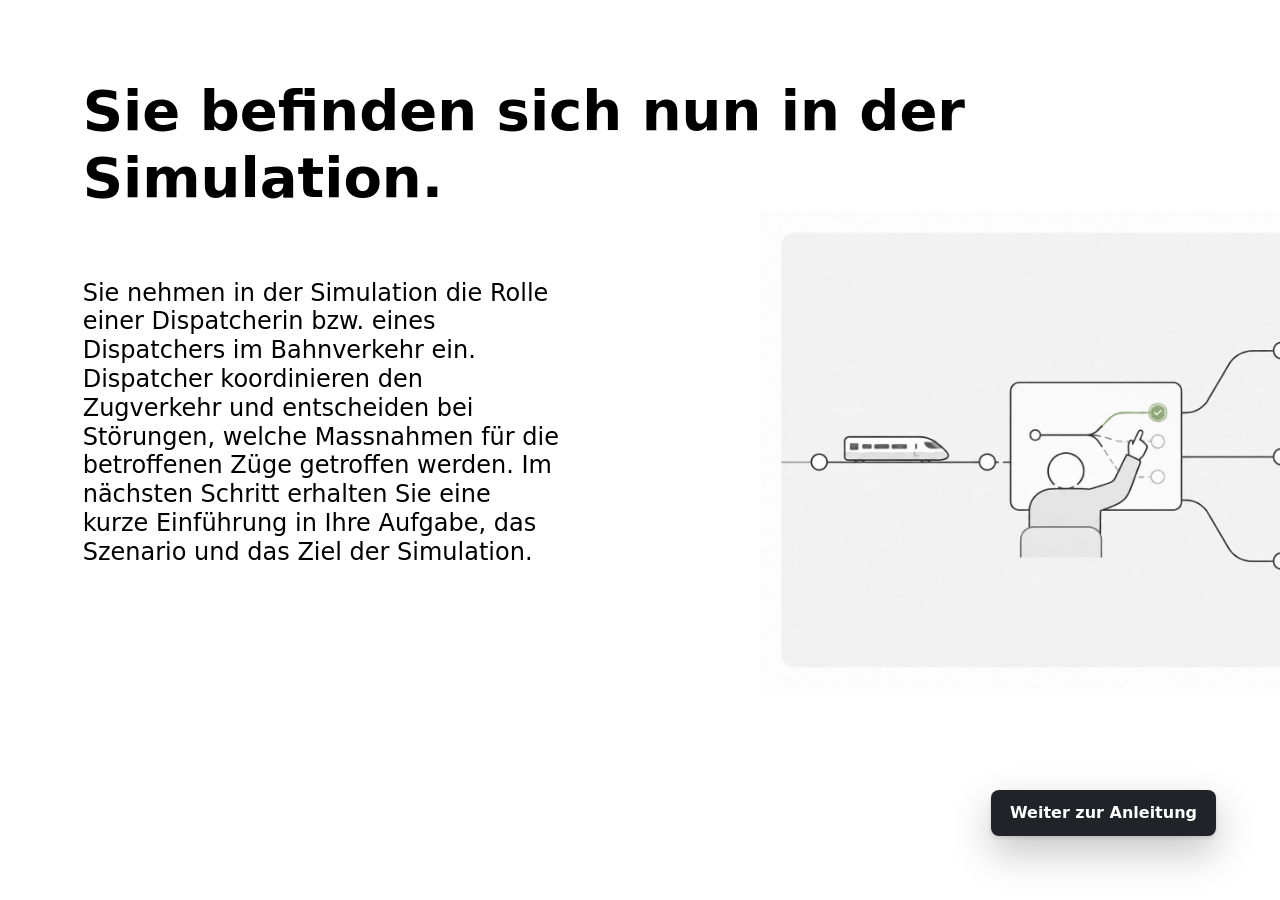
<file: index.html>
<!doctype html>
<html lang="de">
  <head>
    <meta charset="UTF-8" />
    <meta name="viewport" content="width=device-width, initial-scale=1.0" />
    <title>Mode 1</title>
    <link rel="stylesheet" href="css/style.css" />
    <script src="js/script.js" defer></script>
  </head>
  <body>
    <div id="root"></div>
  </body>
</html>
</file>
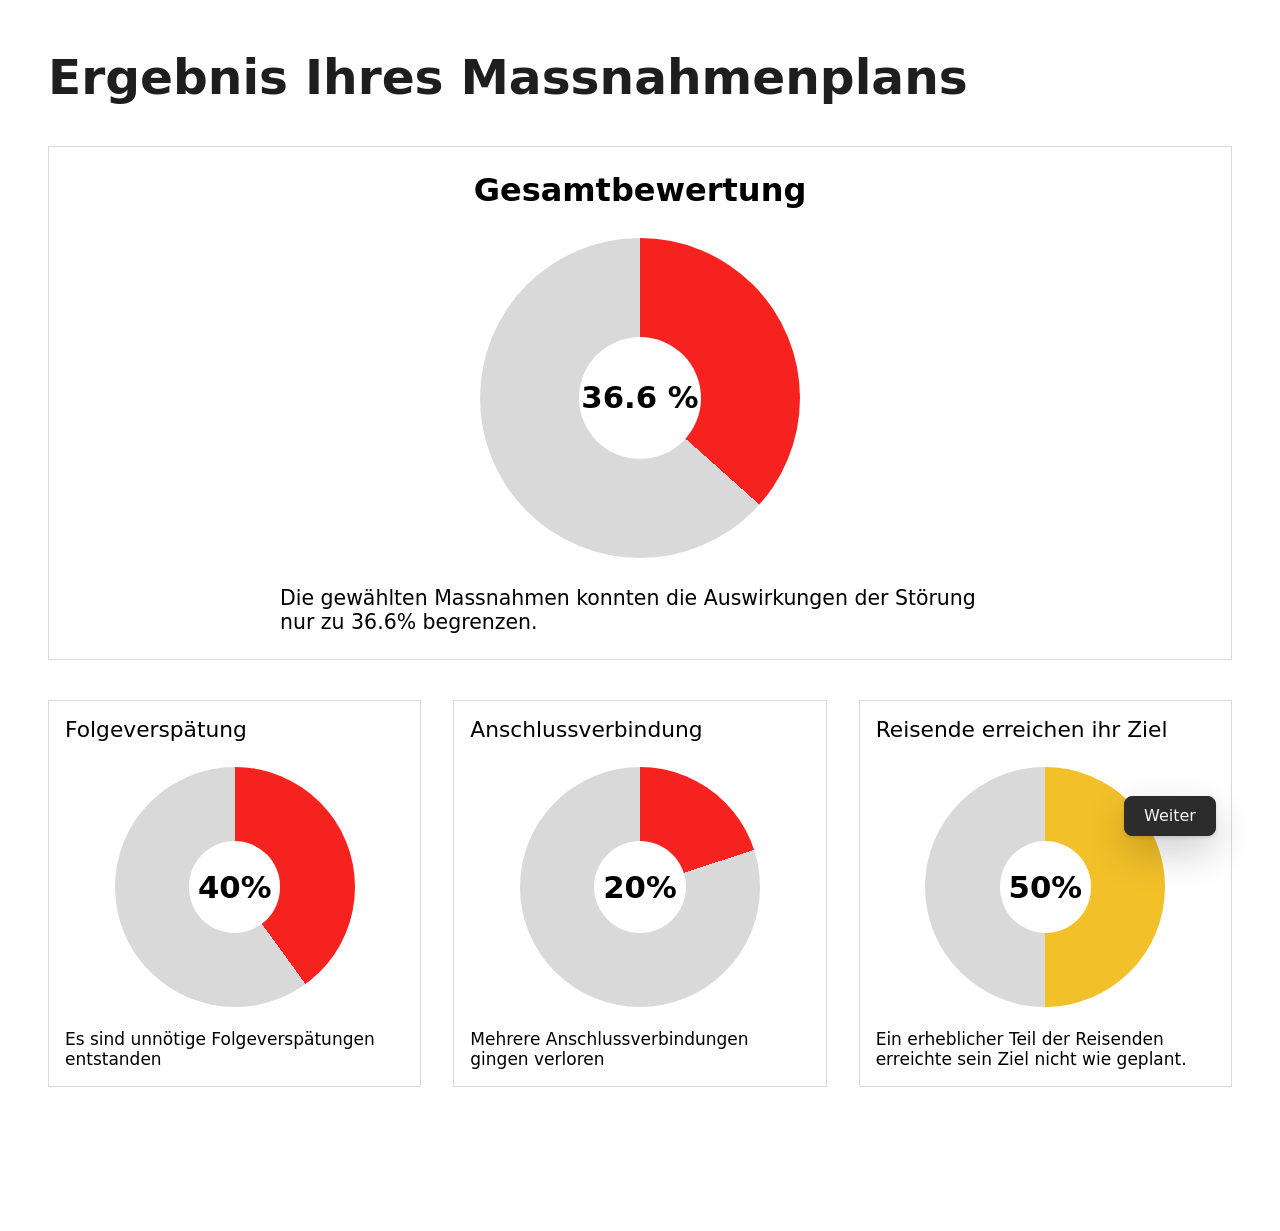
<file: ergebnis.html>
<!doctype html>
<html lang="de">
  <head>
    <meta charset="UTF-8" />
    <meta name="viewport" content="width=device-width, initial-scale=1.0" />
    <title>Mode 1</title>
    <link rel="stylesheet" href="css/style.css" />
    <script src="js/script.js" defer></script>
  </head>
  <body>
    <div id="root" data-start-screen="plan-result"></div>
  </body>
</html>
</file>
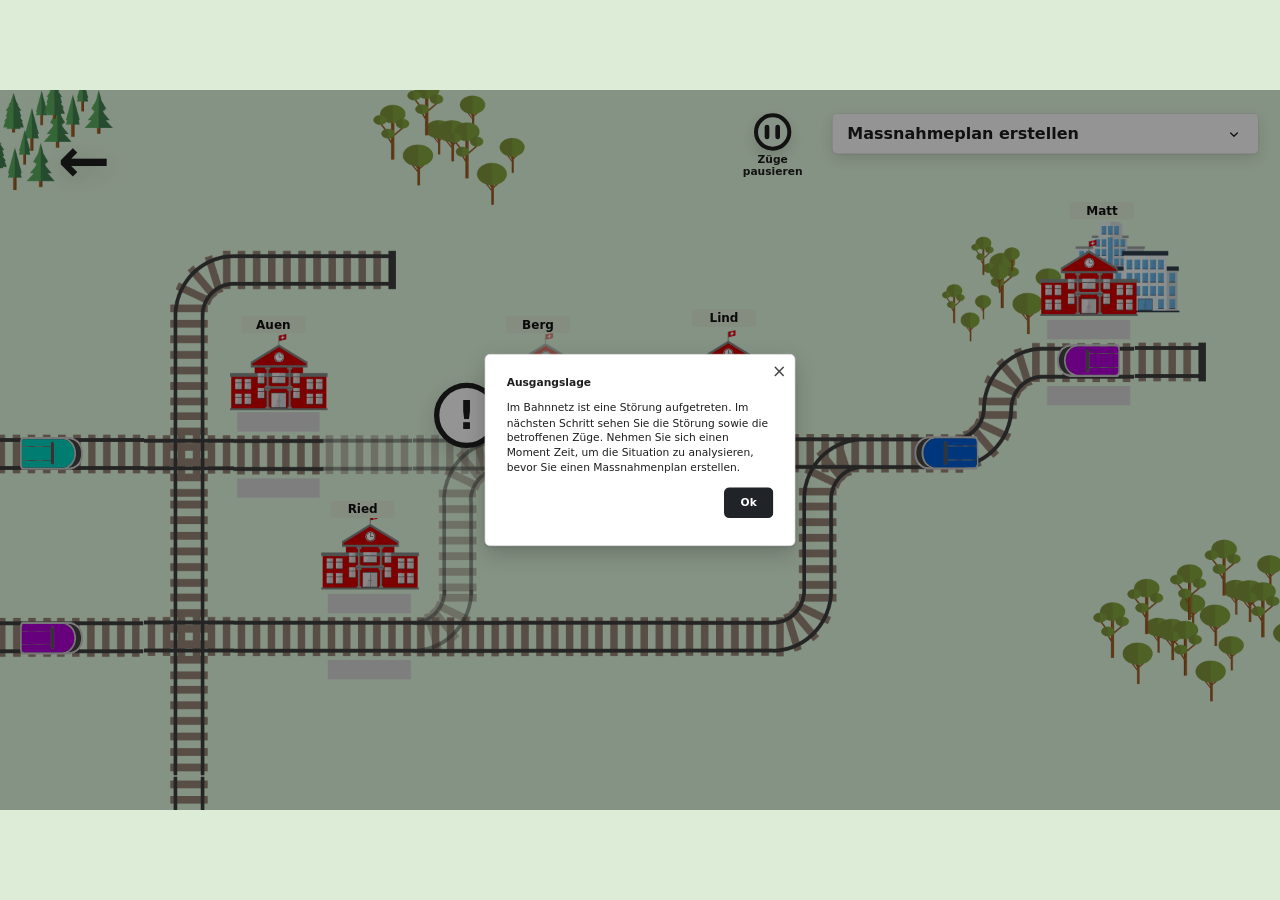
<file: seite2.html>
<!doctype html>
<html lang="de">
  <head>
    <meta charset="UTF-8" />
    <meta name="viewport" content="width=device-width, initial-scale=1.0" />
    <title>Mode 1</title>
    <link rel="stylesheet" href="css/style.css" />
    <script src="js/script.js" defer></script>
  </head>
  <body>
    <div id="root" data-start-screen="game"></div>
  </body>
</html>
</file>
<file: css/style.css>
:root {
  color: #202327;
  font-family:
    Inter, ui-sans-serif, system-ui, -apple-system, BlinkMacSystemFont, "Segoe UI",
    sans-serif;
  font-synthesis: none;
  line-height: 1.5;
  text-rendering: optimizeLegibility;
}

html {
  min-width: 320px;
  min-height: 100%;
}

* {
  box-sizing: border-box;
}

body {
  margin: 0;
  min-width: 320px;
  min-height: 100vh;
  background: #eef2ef;
  overflow-x: hidden;
}

button,
input {
  font: inherit;
}

button {
  cursor: pointer;
}

button:disabled {
  cursor: not-allowed;
}

img {
  max-width: 100%;
}

#root {
  min-height: 100vh;
}

.welcome-screen {
  position: relative;
  min-height: 100vh;
  overflow: hidden;
  background: #ffffff;
  color: #000000;
}

.welcome-copy {
  position: absolute;
  top: clamp(72px, 8.52vh, 92px);
  left: clamp(56px, 6.46vw, 124px);
  z-index: 2;
  width: min(73.18vw, 1405px);
}

.welcome-copy h1 {
  max-width: 1405px;
  margin: 0 0 clamp(56px, 7.5vh, 81px);
  font-size: clamp(56px, 3.75vw, 72px);
  font-weight: 700;
  letter-spacing: 0;
  line-height: 1.2;
}

.welcome-text {
  display: grid;
  gap: 38px;
  width: min(37.35vw, 717px);
  font-size: clamp(24px, 1.67vw, 32px);
  font-weight: 400;
  line-height: 1.2;
}

.welcome-text p {
  margin: 0;
}

.welcome-visual-panel {
  position: absolute;
  top: 50%;
  left: clamp(760px, 46.77vw, 898px);
  width: min(49.84vw, 957px);
  height: min(66.48vh, 718px);
  overflow: visible;
  background: transparent;
  transform: translateY(-50%);
}

.welcome-map-image {
  display: block;
  width: 100%;
  height: 100%;
  object-fit: contain;
  object-position: center;
}

.welcome-continue {
  position: absolute;
  right: clamp(48px, 5.78vw, 111px);
  bottom: clamp(40px, 6.2vh, 67px);
  z-index: 3;
  width: 188px;
  min-height: 63px;
  padding: 12px 18px;
  white-space: nowrap;
}

.instruction-screen {
  position: relative;
  min-height: 1080px;
  overflow: hidden;
  background: #ffffff;
  color: #000000;
}

.instruction-trains {
  display: flex;
  min-height: 2320px;
  flex-direction: column;
  overflow: auto;
  padding: 60px clamp(40px, 17.9vw, 344px) 144px;
}

.instruction-trains .instruction-title,
.instruction-trains .instruction-stepper,
.instruction-trains .guide-card-grid,
.instruction-trains .instruction-section-title {
  position: relative;
  top: auto;
  left: auto;
  right: auto;
  bottom: auto;
}

.instruction-title {
  position: absolute;
  top: 31px;
  left: 348px;
  width: 710px;
  height: 129px;
  margin: 0;
  align-content: center;
  font-size: 48px;
  font-weight: 700;
  letter-spacing: 0;
  line-height: 1.2;
}

.instruction-trains .instruction-title {
  width: 710px;
  max-width: 100%;
  height: auto;
  margin: 0 0 29px;
}

.instruction-header {
  display: contents;
}

.instruction-stepper {
  position: absolute;
  top: 160px;
  left: 344px;
  display: flex;
  align-items: center;
  width: 355px;
  height: 49px;
}

.instruction-trains .instruction-stepper {
  width: 346px;
  max-width: 100%;
  margin: 0 0 137px;
}

.instruction-stepper-item {
  display: flex;
  align-items: center;
  gap: 9px;
  border: 0;
  padding: 0;
  background: transparent;
  color: inherit;
  text-align: left;
}

.instruction-stepper-item:focus-visible {
  outline: 3px solid rgba(44, 44, 44, 0.28);
  outline-offset: 6px;
}

.stepper-number {
  display: grid;
  width: 51px;
  height: 49px;
  flex: 0 0 auto;
  place-items: center;
  border: 1px solid #d9d9d9;
  border-radius: 999px;
  background: #ffffff;
  color: #2c2c2c;
  font-size: 24px;
  font-weight: 600;
  line-height: 1.2;
}

.stepper-number.active,
.stepper-number.complete {
  border-color: #2c2c2c;
  background: #2c2c2c;
  color: #f5f5f5;
}

.stepper-label {
  width: 87px;
  color: #000000;
  font-size: 16px;
  line-height: 1;
  text-align: center;
}

.stepper-label.is-wide {
  width: 138px;
}

.stepper-label.muted {
  color: #757575;
}

.stepper-connector {
  width: 47px;
  height: 1px;
  margin: 0 14px 0 0;
  border-top: 2px dashed #757575;
}

.guide-card-grid {
  position: absolute;
  left: 344px;
  display: flex;
  align-items: center;
  gap: 69px;
  width: 1302px;
}

.instruction-trains .guide-card-grid {
  display: grid;
  width: 100%;
  max-width: 1302px;
  grid-template-columns: repeat(3, minmax(0, 388px));
  align-items: stretch;
  justify-content: start;
  gap: 69px;
}

.concept-card-grid {
  top: 275px;
}

.train-card-grid {
  top: 469px;
}

.measure-card-grid {
  top: 1252px;
}

.guide-card {
  display: flex;
  width: 388px;
  height: 601px;
  min-width: 240px;
  flex: 0 0 auto;
  flex-direction: column;
  gap: 16px;
  padding: 16px;
  border: 1px solid #d9d9d9;
  border-radius: 8px;
  background: #ffffff;
}

.concept-card-grid .guide-card {
  height: 615px;
}

.instruction-trains .guide-card {
  height: 537px;
}

.guide-card-visual {
  display: grid;
  width: 356px;
  height: 258px;
  flex: 0 0 auto;
  place-items: center;
  margin: 0;
  overflow: hidden;
  border: 1px solid #757575;
  background: #ffffff;
}

.concept-card-grid .guide-card-visual {
  border: 0;
  background: #ffffff;
}

.guide-card-image {
  display: block;
  width: 100%;
  height: 100%;
  object-fit: cover;
}

.guide-card-body {
  display: flex;
  width: 356px;
  min-height: 0;
  flex-direction: column;
  gap: 8px;
}

.guide-card-body h3 {
  margin: 0;
  color: #1e1e1e;
  font-size: 24px;
  font-weight: 600;
  letter-spacing: 0;
  line-height: 1.2;
}

.guide-card-body p,
.guide-card-body ul {
  margin: 0;
  color: #757575;
  font-size: 20px;
  font-weight: 400;
  line-height: 1.2;
}

.guide-card-body ul {
  padding-left: 30px;
}

.guide-card-body li {
  margin: 0;
  color: #757575;
  font-size: 20px;
  line-height: 1.2;
}

.concept-visual {
  position: relative;
  width: 100%;
  height: 100%;
  opacity: 0.34;
}

.concept-icon-sun,
.concept-icon-mountain,
.concept-icon-ground {
  position: absolute;
  display: block;
}

.concept-icon-sun {
  top: 58px;
  left: 70px;
  width: 58px;
  height: 58px;
  border-radius: 999px;
  background: #8d8d8d;
}

.concept-icon-mountain {
  right: 58px;
  bottom: 70px;
  width: 136px;
  height: 92px;
  clip-path: polygon(0 100%, 38% 28%, 55% 58%, 72% 12%, 100% 100%);
  background: #8d8d8d;
}

.concept-icon-ground {
  right: 46px;
  bottom: 54px;
  left: 46px;
  height: 20px;
  border-radius: 999px;
  background: #8d8d8d;
}

.concept-goal .concept-icon-sun {
  top: 64px;
  left: auto;
  right: 72px;
}

.concept-goal .concept-icon-mountain {
  right: auto;
  left: 58px;
}

.concept-options .concept-icon-sun {
  top: 52px;
  left: 148px;
}

.concept-options .concept-icon-mountain {
  right: 88px;
  width: 112px;
}

.guide-train-icon {
  width: 250px;
  height: 254px;
  object-fit: contain;
}

.guide-train-icon.train-regional {
  width: 270px;
  height: 260px;
}

.guide-train-icon.train-freight {
  width: 264px;
  height: 258px;
  filter: saturate(0.72);
}

.measure-scene {
  position: relative;
  width: 273px;
  height: 279px;
  transform: scale(0.84);
  transform-origin: center;
}

.instruction-trains .guide-card-visual {
  width: 100%;
  overflow: hidden;
}

.instruction-trains .measure-scene {
  transform: scale(0.88);
}

.instruction-trains .guide-train-icon {
  width: min(78%, 270px);
  height: auto;
  max-height: 92%;
}

.measure-turnback {
  width: 270px;
  height: 140px;
}

.measure-cancel {
  width: 270px;
  height: 140px;
}

.scene-track,
.scene-train {
  position: absolute;
  object-fit: contain;
}

.scene-track {
  width: 135px;
  height: 140px;
}

.scene-train {
  width: 135px;
  height: 140px;
}

.track-left {
  top: 0;
  left: 0;
}

.track-right {
  top: 0;
  left: 135px;
}

.train-turnback {
  top: 0;
  left: 41px;
  transform: rotate(-90deg);
}

.crossing {
  top: 140px;
  left: 3px;
  width: 135px;
  height: 138px;
}

.route-top {
  top: 0;
  left: 138px;
}

.route-bottom {
  top: 139px;
  left: 138px;
}

.route-curve {
  top: 2px;
  left: 3px;
  width: 135px;
  height: 138px;
  transform: rotate(90deg);
}

.train-reroute {
  top: 113px;
  left: 0;
}

.cancel-curve {
  top: 2px;
  left: 0;
  width: 135px;
  height: 138px;
  transform: rotate(90deg);
}

.cancel-deadend {
  top: 1px;
  left: 135px;
  width: 135px;
  height: 138px;
  transform: rotate(180deg);
}

.train-cancel {
  top: 0;
  left: 108px;
  transform: rotate(90deg);
}

.instruction-section-title {
  position: absolute;
  left: 344px;
  width: 406px;
  margin: 0;
  color: #000000;
  font-size: 48px;
  font-weight: 700;
  letter-spacing: 0;
  line-height: 1.2;
}

.instruction-training-note {
  max-width: 1290px;
  margin: 76px 0 160px;
  color: #000000;
  font-size: 48px;
  font-weight: 700;
  line-height: 1.2;
  letter-spacing: 0;
}

.instruction-back-button {
  position: absolute;
  top: 52px;
  left: 72px;
  z-index: 20;
  display: grid;
  width: 98px;
  height: 88px;
  place-items: center;
  border: 0;
  background: transparent;
  color: #1e1e1e;
  font-size: 68px;
  font-weight: 400;
  line-height: 1;
}

.instruction-back-button:focus-visible {
  outline: 3px solid rgba(44, 44, 44, 0.28);
  outline-offset: 4px;
}

.train-title {
  margin: 0 0 22px;
}

.measure-title {
  margin: 76px 0 22px;
}

.instruction-next {
  position: absolute;
  right: 274px;
  bottom: 45px;
  z-index: 3;
  width: 188px;
  min-height: 63px;
}

.instruction-trains .instruction-next {
  position: fixed;
  right: clamp(22px, 5vw, 90px);
  bottom: clamp(22px, 5vw, 64px);
  z-index: 40;
  box-shadow:
    0 2px 4px rgba(0, 0, 0, 0.12),
    0 16px 40px rgba(0, 0, 0, 0.24);
}

@media (max-width: 1720px), (max-height: 980px) {
  .instruction-screen,
  .instruction-trains {
    min-height: 100vh;
    overflow: auto;
    padding: clamp(40px, 5vw, 72px) clamp(28px, 5vw, 72px) 48px;
  }

  .instruction-title,
  .instruction-stepper,
  .guide-card-grid,
  .instruction-section-title,
  .instruction-training-note,
  .instruction-back-button,
  .instruction-next {
    position: relative;
    top: auto;
    right: auto;
    bottom: auto;
    left: auto;
  }

  .instruction-title {
    width: 100%;
    height: auto;
    margin: 0 0 28px;
    font-size: clamp(42px, 4vw, 48px);
  }

  .instruction-stepper,
  .instruction-trains .instruction-stepper {
    width: 355px;
    height: 49px;
    margin: 0 0 56px;
  }

  .instruction-section-title {
    width: 100%;
    margin: 52px 0 22px;
  }

  .instruction-training-note {
    max-width: 100%;
    margin: 40px 0 48px;
    font-size: clamp(32px, 4vw, 48px);
  }

  .instruction-back-button {
    width: 72px;
    height: 62px;
    margin: 0 0 20px;
    font-size: 50px;
  }

  .instruction-header {
    display: flex;
    width: 100%;
    align-items: center;
    gap: 16px;
    margin: 0 0 28px;
  }

  .instruction-header .instruction-back-button {
    flex: 0 0 auto;
    margin: 0;
  }

  .instruction-header .instruction-title {
    width: auto;
    height: auto;
    margin: 0;
  }

  .train-title {
    margin-top: 72px;
  }

  .guide-card-grid {
    display: grid;
    width: 100%;
    grid-template-columns: repeat(auto-fit, minmax(min(100%, 300px), 388px));
    align-items: stretch;
    gap: clamp(20px, 2.4vw, 32px);
    justify-content: center;
    margin-bottom: 48px;
  }

  .guide-card {
    width: 100%;
    height: auto;
    min-height: clamp(460px, 54vh, 601px);
  }

  .concept-card-grid .guide-card,
  .instruction-trains .guide-card {
    height: auto;
  }

  .guide-card-visual {
    width: 100%;
    height: auto;
    aspect-ratio: 356 / 258;
  }

  .guide-card-body {
    width: 100%;
  }

  .instruction-next,
  .instruction-trains .instruction-next {
    display: block;
    width: 188px;
    margin: 24px 0 0 auto;
  }
}

.game-viewport {
  position: relative;
  width: 100vw;
  height: 100svh;
  overflow: hidden;
  background: #dcecd6;
  color: #1f1f1f;
  touch-action: manipulation;
}

@supports (height: 100dvh) {
  .game-viewport {
    height: 100dvh;
  }
}

.game-stage {
  --game-scale: 1;
  position: absolute;
  top: 0;
  left: 0;
  width: 1920px;
  height: 1080px;
  overflow: hidden;
  background: #e4f3dc;
  transform: scale(var(--game-scale));
  transform-origin: top left;
}

.game-map-base {
  position: absolute;
  inset: 0;
  z-index: 0;
  display: block;
  width: 100%;
  height: 100%;
  object-fit: fill;
  pointer-events: none;
  user-select: none;
}

.game-back-button {
  position: absolute;
  z-index: 21;
  display: grid;
  width: 96px;
  height: 86px;
  place-items: center;
  border: 0;
  background: transparent;
  color: #1f1f1f;
  filter: drop-shadow(0 8px 16px rgba(31, 31, 31, 0.16));
}

.game-back-button span {
  display: block;
  font-size: 94px;
  font-weight: 800;
  line-height: 0.8;
}

.game-back-button:hover:not(:disabled),
.game-back-button:focus-visible {
  transform: translateX(14px);
}

.game-back-button:focus-visible {
  outline: 3px solid rgba(31, 31, 31, 0.32);
  outline-offset: 6px;
}

.game-back-button:disabled,
.game-back-button.is-disabled {
  opacity: 0.35;
  filter: grayscale(1);
  cursor: not-allowed;
}

.game-asset {
  position: absolute;
  display: block;
  object-fit: contain;
  pointer-events: none;
  transform: rotate(var(--asset-rotate, 0deg));
  transform-origin: center;
}

.suggestion-stage {
  background: #e4f3dc;
}

.suggestion-accordion {
  box-shadow:
    0 1px 2px rgba(12, 12, 13, 0.05),
    0 8px 16px rgba(12, 12, 13, 0.1);
}

.suggestion-accordion .game-accordion-header {
  min-height: 61px;
  padding: 12px 16px;
}

.suggestion-accordion .game-accordion-title {
  color: #1e1e1e;
  font-size: 24px;
  font-weight: 600;
  letter-spacing: 0;
}

.suggestion-accordion .game-accordion-chevron {
  width: 20px;
  height: 20px;
}

.game-accordion.suggestion-accordion.is-expanded {
  gap: 16px;
  padding: 16px;
}

.game-accordion.suggestion-accordion.is-expanded .game-accordion-header {
  min-height: 91px;
  flex: 0 0 91px;
  align-items: flex-start;
  padding: 16px;
  border: 0;
  border-radius: 8px;
}

.game-accordion.suggestion-accordion.is-expanded .game-accordion-heading {
  gap: 8px;
}

.suggestion-accordion-intro {
  max-width: 540px;
  color: #1e1e1e;
  font-size: 16px;
  font-weight: 400;
  line-height: 1.4;
}

.suggestion-ai-plan-list {
  display: flex;
  width: 608px;
  height: 476px;
  flex: 0 0 auto;
  flex-direction: column;
  gap: 16px;
}

.suggestion-ai-plan-item {
  display: flex;
  width: 608px;
  min-height: 148px;
  flex-direction: column;
  gap: 16px;
  padding: 16px;
  border: 1px solid #d9d9d9;
  border-radius: 8px;
  background: #ffffff;
}

.suggestion-ai-plan-item h3 {
  width: 250px;
  margin: 0;
  color: #1e1e1e;
  font-size: 16px;
  font-weight: 600;
  letter-spacing: 0;
  line-height: 1.4;
}

.suggestion-ai-plan-body {
  display: flex;
  width: 100%;
  flex: 1;
  flex-direction: column;
  align-items: flex-end;
  justify-content: space-between;
  gap: 16px;
}

.suggestion-ai-plan-body p {
  width: 100%;
  margin: 0;
  color: #1e1e1e;
  font-size: 16px;
  font-weight: 400;
  line-height: 1.4;
}

.sr-only {
  position: absolute;
  width: 1px;
  height: 1px;
  padding: 0;
  overflow: hidden;
  border: 0;
  clip: rect(0, 0, 0, 0);
  white-space: nowrap;
}

.suggestion-ai-choice {
  position: relative;
  z-index: 1;
  display: flex;
  width: 133px;
  min-width: 120px;
  height: 40px;
  flex-direction: column;
  align-items: center;
  gap: 8px;
  overflow: visible;
}

.suggestion-ai-choice.is-open {
  z-index: 32;
}

.suggestion-ai-choice-control {
  display: flex;
  width: 100%;
  height: 40px;
  min-width: 120px;
  align-items: center;
  gap: 8px;
  padding: 12px 12px 12px 16px;
  border: 1px solid #d9d9d9;
  border-radius: 8px;
  background: #ffffff;
  color: #1e1e1e;
  cursor: pointer;
  font-size: 16px;
  font-weight: 400;
  line-height: 1;
  text-align: left;
  white-space: nowrap;
}

.suggestion-ai-choice-control:hover,
.suggestion-ai-choice-control:focus-visible,
.suggestion-ai-choice.is-open .suggestion-ai-choice-control {
  border-color: #b3b3b3;
}

.suggestion-ai-choice-control:focus-visible,
.suggestion-ai-choice-option:focus-visible {
  outline: 3px solid rgba(44, 44, 44, 0.28);
  outline-offset: 2px;
}

.suggestion-ai-choice-value {
  min-width: 0;
  flex: 1 0 0;
}

.suggestion-ai-button-chevron {
  position: relative;
  width: 10px;
  height: 10px;
  flex: 0 0 auto;
  border-right: 2px solid #1e1e1e;
  border-bottom: 2px solid #1e1e1e;
  pointer-events: none;
  transform: translateY(-2px) rotate(45deg);
}

.suggestion-ai-choice-options {
  position: absolute;
  top: 7.5px;
  left: 7.5px;
  z-index: 34;
  display: flex;
  flex-direction: column;
  align-items: flex-start;
  gap: 8px;
  padding: 8px;
  border: 1px solid #d9d9d9;
  border-radius: 8px;
  background: #ffffff;
  box-shadow:
    0 1px 2px rgba(12, 12, 13, 0.05),
    0 1px 2px rgba(12, 12, 13, 0.1);
  color: #1e1e1e;
  font-size: 16px;
  line-height: 1.4;
  white-space: nowrap;
}

.suggestion-ai-choice-option {
  display: block;
  padding: 0;
  border: 0;
  background: transparent;
  color: #1e1e1e;
  cursor: pointer;
  font: inherit;
  line-height: 1.4;
  text-align: left;
  white-space: nowrap;
}

.suggestion-ai-choice-option.is-selected {
  font-weight: 600;
}

.suggestion-ai-choice-option:hover {
  text-decoration: underline;
}

.suggestion-implement-button {
  flex: 0 0 auto;
}

.game-decor {
  z-index: 1;
}

.game-track {
  z-index: 2;
  filter: drop-shadow(0 2px 0 rgba(0, 0, 0, 0.04));
}

.game-route-overlay {
  position: absolute;
  inset: 0;
  z-index: 18;
  pointer-events: none;
}

.game-explanation-lock {
  position: absolute;
  inset: 0;
  z-index: 21;
  background: transparent;
  cursor: default;
  pointer-events: auto;
}

.game-route-path {
  fill: none;
  stroke: #f19edc;
  stroke-linecap: round;
  stroke-linejoin: round;
  stroke-width: 7;
}

#game-route-arrow path {
  fill: #f19edc;
}

#suggestion-route-arrow path {
  fill: none;
  stroke: #f19edc;
  stroke-linecap: round;
  stroke-linejoin: round;
  stroke-width: 8;
}

.suggestion-route-highlight {
  fill: none;
  stroke: #f19edc;
  stroke-linejoin: miter;
  stroke-width: 8;
}

.suggestion-route-flag-wave,
.game-route-flag-wave {
  fill: #ffffff;
  stroke: #f19edc;
  stroke-linejoin: round;
  stroke-width: 8;
}

.suggestion-route-flag-pole,
.game-route-flag-pole {
  fill: none;
  stroke: #f19edc;
  stroke-linecap: round;
  stroke-width: 8;
}

.game-route-dot {
  fill: #f19edc;
  stroke: #f19edc;
  stroke-width: 6;
}

.game-station-label {
  position: absolute;
  z-index: 5;
  display: grid;
  min-width: 96px;
  height: 26px;
  padding: 0 10px;
  place-items: center;
  border-radius: 4px;
  background: #e4f3dc;
  color: #111111;
  font-size: 18px;
  font-weight: 650;
  line-height: 1.2;
  text-align: center;
}

.game-alert-circle {
  position: absolute;
  z-index: 6;
  display: grid;
  width: 98px;
  height: 98px;
  place-items: center;
  border: 8px solid #1f1f1f;
  border-radius: 999px;
  background: #ffffff;
  color: #1f1f1f;
  box-shadow: 0 12px 32px rgba(31, 31, 31, 0.18);
  cursor: pointer;
}

.game-alert-circle span {
  font-size: 58px;
  font-weight: 900;
  line-height: 1;
}

.game-alert-circle:hover,
.game-alert-circle:focus-visible {
  transform: translateY(-1px);
  box-shadow: 0 16px 34px rgba(31, 31, 31, 0.24);
}

.game-disturbance-hotspot {
  position: absolute;
  z-index: 6;
  border: 0;
  padding: 0;
  background: transparent;
  cursor: pointer;
}

.suggestion-disturbance-hotspot {
  left: 982px;
  top: 420px;
  width: 294px;
  height: 260px;
}

.primitive-disturbance-hotspot {
  left: 708px;
  top: 420px;
  width: 238px;
  height: 220px;
}

.game-disturbance-hotspot:focus-visible {
  border-radius: 12px;
  outline: 3px solid rgba(31, 31, 31, 0.45);
  outline-offset: 2px;
}

.game-train-button {
  --train-filter: none;
  --train-nudge-x: 4px;
  --train-nudge-y: 0px;
  position: absolute;
  z-index: 7;
  border: 0;
  padding: 0;
  background: transparent;
  transition:
    opacity 160ms ease,
    z-index 160ms ease;
}

.game-train-button::before {
  position: absolute;
  inset: -10px;
  z-index: -1;
  border: 8px solid #f19edc;
  content: "";
  opacity: 0;
  pointer-events: none;
  transition: opacity 160ms ease;
}

.game-stage:has(.game-train-button:hover) .game-train-button:not(:hover),
.game-stage:has(.game-train-button:focus-visible) .game-train-button:not(:focus-visible) {
  opacity: 0.5;
}

.game-train-button:hover,
.game-train-button:focus-visible {
  z-index: 17;
  opacity: 1;
}

.game-train-button:hover::before,
.game-train-button:focus-visible::before {
  opacity: 1;
}

.game-train-button img,
.game-train-button svg {
  display: block;
  width: 100%;
  height: 100%;
  filter: var(--train-filter);
  object-fit: contain;
  transform: rotate(var(--train-rotation, 0deg));
  transform-origin: center;
  transition:
    filter 160ms ease,
    transform 160ms ease;
}

.game-train-button:hover img,
.game-train-button:focus-visible img,
.game-train-button:hover svg,
.game-train-button:focus-visible svg {
  filter: var(--train-filter) drop-shadow(0 0 12px rgba(32, 35, 39, 0.38));
  transform: rotate(var(--train-rotation, 0deg)) translateY(-2px);
}

.game-train-button:focus-visible {
  outline: 0;
}

.express-train {
  --train-filter: none;
}

.regional-east-train {
  --train-filter: none;
}

.regional-west-train {
  --train-filter: none;
}

.freight-train {
  --train-filter: none;
}

.blocked-train {
  --train-filter: none;
  opacity: 0.66;
  pointer-events: none;
}

.game-pause-button {
  position: absolute;
  z-index: 20;
  display: grid;
  width: 128px;
  gap: 4px;
  place-items: center;
  border: 0;
  padding: 0;
  background: transparent;
  color: #1f1f1f;
  cursor: pointer;
  font: inherit;
  font-weight: 700;
  text-align: center;
}

.game-pause-button:disabled {
  cursor: default;
}

.game-pause-icon {
  position: relative;
  display: grid;
  width: 56px;
  height: 56px;
  grid-template-columns: repeat(2, 8px);
  gap: 8px;
  align-items: center;
  justify-content: center;
  border: 6px solid #1f1f1f;
  border-radius: 999px;
  background: rgba(255, 255, 255, 0.2);
  box-shadow: 0 10px 22px rgba(31, 31, 31, 0.14);
}

.game-pause-icon span {
  display: block;
  width: 7px;
  height: 22px;
  border-radius: 999px;
  background: #1f1f1f;
}

.game-pause-label {
  font-size: 16px;
  line-height: 1.1;
  text-shadow: 0 1px 0 rgba(255, 255, 255, 0.42);
}

.game-pause-button:hover:not(:disabled) .game-pause-icon,
.game-pause-button:focus-visible .game-pause-icon {
  transform: translateY(-1px);
  box-shadow: 0 14px 28px rgba(31, 31, 31, 0.2);
}

.game-pause-button.is-paused {
  opacity: 1;
}

.game-pause-button.is-paused .game-pause-icon {
  grid-template-columns: 1fr;
}

.game-pause-button.is-paused .game-pause-icon span:first-child {
  position: absolute;
  top: 50%;
  left: 50%;
  width: 0;
  height: 0;
  border-top: 14px solid transparent;
  border-bottom: 14px solid transparent;
  border-left: 22px solid #1f1f1f;
  border-radius: 0;
  background: transparent;
  transform: translate(-35%, -50%);
}

.game-pause-button.is-paused .game-pause-icon span:last-child {
  display: none;
}

.game-accordion {
  position: absolute;
  z-index: 19;
  display: flex;
  flex-direction: column;
  border: 1px solid #d9d9d9;
  border-radius: 8px;
  background: #ffffff;
  color: #1e1e1e;
  overflow: hidden;
  box-shadow:
    0 1px 2px rgba(0, 0, 0, 0.08),
    0 8px 24px rgba(0, 0, 0, 0.12);
}

.game-accordion.is-expanded {
  gap: 16px;
  padding: 16px;
}

.game-accordion.is-definition {
  gap: 0;
  padding: 0;
}

.game-accordion.is-disabled {
  opacity: 0.45;
  filter: grayscale(1);
}

.game-accordion-header {
  display: flex;
  width: 100%;
  min-height: 61px;
  align-items: center;
  justify-content: space-between;
  padding: 12px 22px;
  border: 0;
  background: #ffffff;
  color: #1e1e1e;
  text-align: left;
}

.game-accordion-header:disabled {
  cursor: not-allowed;
}

.game-accordion-header:focus-visible,
.game-pause-button:focus-visible,
.game-measure-button:focus-visible,
.game-accordion-footer-button:focus-visible,
.definition-icon-button:focus-visible,
.definition-tag:focus-visible,
.definition-step-dropzone:focus-visible,
.definition-add-step:focus-visible,
.definition-custom-button:focus-visible,
.definition-form-button:focus-visible {
  outline: 3px solid rgba(44, 44, 44, 0.28);
  outline-offset: 2px;
}

.game-accordion.is-expanded .game-accordion-header {
  min-height: 113px;
  flex: 0 0 auto;
  padding: 16px;
  border: 0;
  border-radius: 8px;
}

.game-accordion-heading {
  display: grid;
  gap: 4px;
}

.game-accordion.is-expanded .game-accordion-heading {
  gap: 8px;
}

.game-accordion-title {
  font-size: 24px;
  font-weight: 700;
  line-height: 1.2;
}

.game-accordion-intro {
  max-width: 540px;
  color: #1e1e1e;
  font-size: 16px;
  font-weight: 400;
  line-height: 1.4;
}

.game-accordion-chevron {
  display: grid;
  width: 20px;
  height: 20px;
  flex: 0 0 auto;
  margin-right: 4px;
  place-items: center;
  transition: transform 160ms ease;
}

.game-accordion-chevron svg {
  display: block;
}

.game-accordion.is-expanded .game-accordion-chevron {
  transform: rotate(180deg);
}

.game-accordion-content {
  display: flex;
  width: 608px;
  height: 520px;
  flex: 0 0 auto;
  flex-direction: column;
  gap: 16px;
}

.game-measure-item {
  display: flex;
  width: 608px;
  min-height: 170px;
  flex-direction: column;
  gap: 16px;
  padding: 16px;
  border: 1px solid #d9d9d9;
  border-radius: 8px;
  background: #ffffff;
}

.game-measure-item:last-child {
  min-height: 148px;
}

.game-measure-title-row {
  display: grid;
  grid-template-columns: minmax(0, 1fr) auto;
  align-items: center;
  gap: 8px;
  min-height: 22px;
}

.game-measure-title-row span:first-child {
  font-size: 18px;
  font-weight: 700;
  line-height: 1.2;
}

.game-measure-status-group {
  display: inline-flex;
  align-items: center;
  justify-self: end;
  gap: 8px;
  white-space: nowrap;
}

.game-measure-status-group strong {
  color: #ec221f;
  font-size: 14px;
  font-style: italic;
  font-weight: 400;
  line-height: 1.2;
}

.game-measure-status-group strong.is-saved {
  color: #14ae5c;
}

.game-measure-status {
  width: 20px;
  height: 20px;
  border: 4px solid #ec221f;
  border-radius: 999px;
  background: #ffffff;
}

.game-measure-status.is-saved {
  position: relative;
  width: 20px;
  height: 20px;
  border: 0;
  border-radius: 0;
  background: transparent;
}

.game-measure-status.is-saved::before {
  position: absolute;
  top: 2px;
  left: 4px;
  width: 12px;
  height: 7px;
  border-bottom: 3px solid #14ae5c;
  border-left: 3px solid #14ae5c;
  content: "";
  transform: rotate(-45deg);
}

.game-measure-body-row {
  display: grid;
  grid-template-columns: minmax(0, 1fr) auto;
  align-items: end;
  gap: 18px;
}

.game-measure-body-row p {
  max-width: 360px;
  margin: 0;
  color: #1e1e1e;
  font-size: 16px;
  line-height: 1.35;
}

.game-measure-button,
.game-accordion-footer-button {
  display: inline-grid;
  min-width: 179px;
  height: 40px;
  place-items: center;
  border: 1px solid #2c2c2c;
  border-radius: 8px;
  background: #2c2c2c;
  color: #f5f5f5;
  font-size: 16px;
  font-weight: 600;
  line-height: 1;
  white-space: nowrap;
}

.game-measure-button:not([data-action]) {
  border-color: #d9d9d9;
  background: #f5f5f5;
  color: #757575;
}

.game-accordion-footer-button {
  width: 608px;
  margin-top: auto;
}

.game-accordion-footer-button:disabled {
  border-color: #bdbdbd;
  background: #d9d9d9;
  color: #9b9b9b;
}

.plan-execution-screen {
  display: flex;
  width: 100vw;
  min-height: 100svh;
  flex-direction: column;
  justify-content: space-between;
  gap: 24px;
  padding: 64px;
  background: #ffffff;
  color: #1e1e1e;
}

@supports (min-height: 100dvh) {
  .plan-execution-screen {
    min-height: 100dvh;
  }
}

.plan-execution-content {
  display: flex;
  flex-direction: column;
  gap: 84px;
}

.plan-execution-header {
  display: grid;
  gap: 52px;
}

.plan-execution-header h1,
.plan-execution-header h2 {
  margin: 0;
  color: #1e1e1e;
  line-height: 1.2;
  letter-spacing: 0;
}

.plan-execution-header h1 {
  font-size: clamp(40px, 5vw, 72px);
  font-weight: 700;
}

.plan-execution-header h2 {
  font-size: clamp(28px, 3.4vw, 48px);
  font-weight: 700;
}

.animated-ellipsis::after {
  display: inline-block;
  width: 1.5em;
  text-align: left;
  content: ".";
  animation: loading-ellipsis 1.2s steps(1, end) infinite;
}

@keyframes loading-ellipsis {
  0%,
  33% {
    content: ".";
  }

  34%,
  66% {
    content: "..";
  }

  67%,
  100% {
    content: "...";
  }
}

.plan-execution-grid {
  display: grid;
  grid-template-columns: repeat(3, minmax(260px, 510px));
  gap: clamp(32px, 6vw, 93px);
  align-items: start;
}

.plan-execution-card {
  display: grid;
  gap: 16px;
  min-width: 0;
}

.plan-execution-card > h2 {
  margin: 0;
  color: #000000;
  font-size: clamp(22px, 2.2vw, 32px);
  font-weight: 400;
  line-height: 1.2;
}

.plan-execution-card-body {
  display: grid;
  gap: 48px;
  min-height: 196px;
  padding: 12px;
  border: 1px solid #d9d9d9;
  background: #ffffff;
}

.plan-execution-section {
  display: grid;
  gap: 24px;
}

.plan-execution-section h3 {
  margin: 0;
  color: #000000;
  font-size: 24px;
  font-weight: 600;
  line-height: 1.2;
  letter-spacing: 0;
}

.plan-execution-list {
  display: grid;
  gap: 16px;
  margin: 0;
  padding: 0;
  list-style: none;
}

.plan-execution-item {
  display: grid;
  grid-template-columns: minmax(0, 1fr) 24px;
  align-items: center;
  gap: 12px;
  min-height: 24px;
  color: #000000;
  font-size: 16px;
  line-height: 1.4;
}

.plan-execution-item-text {
  display: block;
  min-width: 0;
  overflow: hidden;
  text-overflow: ellipsis;
  white-space: nowrap;
}

.plan-execution-item:hover .plan-execution-item-text,
.plan-execution-item:focus .plan-execution-item-text,
.plan-execution-item:focus-within .plan-execution-item-text {
  overflow: visible;
  text-overflow: clip;
  white-space: normal;
}

.plan-execution-item:focus-visible {
  outline: 2px solid #1e1e1e;
  outline-offset: 4px;
}

.plan-skeleton-lines {
  display: grid;
  gap: 16px;
}

.plan-skeleton-line {
  display: block;
  height: 21px;
  background: #e6e6e6;
}

.plan-skeleton-line.is-long {
  width: 68%;
}

.plan-skeleton-line.is-short {
  width: 34%;
}

.plan-skeleton-line.is-medium {
  width: 47%;
}

.plan-status-check {
  position: relative;
  width: 24px;
  height: 24px;
  border: 2px solid #14ae5c;
  border-radius: 999px;
}

.plan-status-check::before {
  position: absolute;
  top: 6px;
  left: 5px;
  width: 10px;
  height: 5px;
  border-bottom: 2px solid #14ae5c;
  border-left: 2px solid #14ae5c;
  content: "";
  transform: rotate(-45deg);
}

.plan-status-spinner {
  width: 24px;
  height: 24px;
  border: 3px solid #d9d9d9;
  border-top-color: #1e1e1e;
  border-radius: 999px;
  animation: plan-status-spin 900ms linear infinite;
}

@keyframes plan-status-spin {
  to {
    transform: rotate(360deg);
  }
}

.plan-execution-actions {
  display: flex;
  justify-content: flex-end;
  gap: 16px;
  min-height: 64px;
  padding: 16px 0;
}

.plan-button {
  min-width: 92px;
  height: 40px;
  padding: 0 16px;
  border: 1px solid #2c2c2c;
  border-radius: 8px;
  font-size: 16px;
  line-height: 1;
}

.plan-button-neutral {
  background: #e6e6e6;
  color: #1e1e1e;
}

.plan-button-primary {
  background: #2c2c2c;
  color: #f5f5f5;
}

.plan-button:disabled {
  border-color: #d0d0d0;
  background: #d9d9d9;
  color: #b3b3b3;
}

.suggestion-plan-execution-screen {
  display: flex;
  width: 100vw;
  min-height: 100svh;
  flex-direction: column;
  justify-content: space-between;
  padding: 64px;
  background: #ffffff;
  color: #1e1e1e;
}

@supports (min-height: 100dvh) {
  .suggestion-plan-execution-screen {
    min-height: 100dvh;
  }
}

.suggestion-plan-execution-main {
  display: flex;
  width: 100%;
  flex: 1 1 auto;
  flex-direction: column;
  align-items: center;
  justify-content: space-between;
  gap: 62px;
}

.suggestion-plan-execution-header {
  display: flex;
  width: 100%;
  flex-direction: column;
  align-items: flex-start;
  gap: 52px;
}

.suggestion-plan-execution-header h1,
.suggestion-plan-execution-header h2 {
  margin: 0;
  color: #1e1e1e;
  font-weight: 700;
  line-height: 1.2;
  letter-spacing: 0;
}

.suggestion-plan-execution-header h1 {
  font-size: 72px;
}

.suggestion-plan-execution-header h2 {
  color: #000000;
  font-size: 48px;
}

.suggestion-plan-skeleton {
  display: flex;
  width: 836px;
  max-width: 100%;
  height: 397px;
  flex-direction: column;
  align-items: flex-start;
  gap: 31px;
}

.suggestion-plan-skeleton-line {
  display: block;
  width: 100%;
  height: 39px;
  background: #e6e6e6;
}

.suggestion-plan-skeleton-line.is-medium {
  width: min(628px, 100%);
}

.suggestion-plan-skeleton-line.is-short {
  width: min(471px, 100%);
}

.suggestion-plan-progress-panel {
  display: flex;
  width: 100%;
  min-height: 546px;
  flex-direction: column;
  align-items: center;
  justify-content: flex-start;
}

.suggestion-plan-step-list {
  display: flex;
  width: 899px;
  max-width: 100%;
  flex-direction: column;
  align-items: stretch;
  gap: 53px;
  margin: 0;
  padding: 0;
  list-style: none;
}

.suggestion-plan-step {
  display: grid;
  grid-template-columns: minmax(0, 1fr) 40px;
  align-items: center;
  justify-content: space-between;
  gap: 40px;
  min-height: 40px;
  color: #000000;
  font-size: 32px;
  font-weight: 400;
  line-height: 1.2;
}

.suggestion-plan-step-text {
  min-width: 0;
}

.suggestion-plan-step:hover .suggestion-plan-step-text,
.suggestion-plan-step:focus .suggestion-plan-step-text,
.suggestion-plan-step:focus-within .suggestion-plan-step-text {
  white-space: normal;
}

.suggestion-plan-step:focus-visible {
  outline: 2px solid #1e1e1e;
  outline-offset: 6px;
}

.suggestion-plan-status-check {
  position: relative;
  width: 40px;
  height: 40px;
  border: 3px solid #14ae5c;
  border-radius: 999px;
}

.suggestion-plan-status-check::before {
  position: absolute;
  top: 11px;
  left: 9px;
  width: 17px;
  height: 9px;
  border-bottom: 3px solid #14ae5c;
  border-left: 3px solid #14ae5c;
  content: "";
  transform: rotate(-45deg);
}

.suggestion-plan-status-spinner {
  width: 40px;
  height: 40px;
  border: 4px solid #d9d9d9;
  border-top-color: #1e1e1e;
  border-radius: 999px;
  animation: plan-status-spin 900ms linear infinite;
}

.suggestion-plan-empty {
  width: 899px;
  max-width: 100%;
  margin: 0;
  color: #1e1e1e;
  font-size: 32px;
  line-height: 1.2;
}

.suggestion-plan-actions {
  display: flex;
  width: 100%;
  min-height: 114px;
  align-items: center;
  justify-content: flex-end;
  gap: 16px;
  padding: 16px;
}

.suggestion-plan-actions .plan-button {
  height: 58px;
  padding: 12px;
}

.suggestion-plan-actions .plan-button-neutral {
  width: 142px;
}

.suggestion-plan-actions .plan-button-primary {
  width: 188px;
}

@media (max-width: 760px) {
  .suggestion-plan-execution-screen {
    padding: 32px 24px;
  }

  .suggestion-plan-execution-header {
    gap: 28px;
  }

  .suggestion-plan-execution-header h1 {
    font-size: 44px;
  }

  .suggestion-plan-execution-header h2 {
    font-size: 30px;
  }

  .suggestion-plan-step,
  .suggestion-plan-empty {
    font-size: 24px;
  }

  .suggestion-plan-actions {
    min-height: auto;
    padding: 16px 0 0;
  }
}

.plan-result-screen {
  display: flex;
  width: 100vw;
  min-height: 100svh;
  flex-direction: column;
  gap: 40px;
  padding: 48px;
  background: #ffffff;
  color: #1e1e1e;
}

@supports (min-height: 100dvh) {
  .plan-result-screen {
    min-height: 100dvh;
  }
}

.plan-result-screen > h1 {
  margin: 0;
  color: #1e1e1e;
  font-size: clamp(34px, 3.8vw, 52px);
  font-weight: 700;
  line-height: 1.2;
  letter-spacing: 0;
}

.plan-result-grid {
  display: grid;
  grid-template-columns: repeat(3, minmax(260px, 1fr));
  gap: 40px 32px;
  width: 100%;
}

.plan-result-summary,
.plan-result-card {
  border: 1px solid #d9d9d9;
  background: #ffffff;
}

.plan-result-summary {
  display: flex;
  min-height: 430px;
  grid-column: 1 / -1;
  flex-direction: column;
  align-items: center;
  padding: 24px;
  text-align: center;
}

.plan-result-summary h2,
.plan-result-card h2 {
  margin: 0;
  color: #000000;
  font-weight: 700;
  line-height: 1.2;
}

.plan-result-summary h2 {
  font-size: clamp(24px, 2.5vw, 34px);
}

.plan-result-summary p {
  width: min(720px, 100%);
  margin: 0;
  color: #000000;
  font-size: clamp(18px, 1.6vw, 24px);
  line-height: 1.2;
  text-align: left;
}

.plan-result-card {
  display: flex;
  min-height: 340px;
  flex-direction: column;
  align-items: flex-start;
  padding: 16px;
}

.plan-result-card h2 {
  font-size: clamp(20px, 1.7vw, 26px);
  font-weight: 400;
}

.plan-result-card p {
  margin: 0;
  color: #000000;
  font-size: 17px;
  line-height: 1.2;
}

.result-donut {
  --result-progress: 40%;
  --result-color: #f5221f;
  position: relative;
  display: grid;
  width: min(100%, 240px);
  aspect-ratio: 1;
  margin: 24px auto 22px;
  place-items: center;
  border-radius: 999px;
  background: conic-gradient(var(--result-color) 0 var(--result-progress), #d9d9d9 var(--result-progress) 100%);
}

.result-donut::before {
  position: absolute;
  inset: 31%;
  border-radius: 999px;
  background: #ffffff;
  content: "";
}

.result-donut span {
  position: relative;
  z-index: 1;
  color: #000000;
  font-size: clamp(26px, 2.4vw, 34px);
  font-weight: 700;
  line-height: 1.2;
}

.result-donut.is-large {
  width: min(320px, 40vw);
  margin: 28px auto 28px;
}

.plan-result-actions {
  display: flex;
  justify-content: flex-end;
  min-height: 64px;
  padding: 16px 0;
}

.plan-end-screen {
  width: 100vw;
  min-height: 100svh;
  padding: 64px 64px 64px 124px;
  background: #ffffff;
  color: #000000;
}

@supports (min-height: 100dvh) {
  .plan-end-screen {
    min-height: 100dvh;
  }
}

.plan-end-screen h1 {
  max-width: 1619px;
  margin: 0 0 226px;
  font-size: 72px;
  font-weight: 700;
  line-height: 1.2;
  letter-spacing: 0;
}

.plan-end-copy {
  display: grid;
  max-width: 1317px;
  gap: 26px;
  font-size: 32px;
  font-weight: 400;
  line-height: 1.2;
}

.plan-end-copy p {
  margin: 0;
}

@media (max-width: 1100px) {
  .plan-execution-screen {
    padding: 40px 24px;
  }

  .plan-execution-grid,
  .plan-result-grid {
    grid-template-columns: 1fr;
  }

  .plan-result-screen {
    padding: 40px 24px;
  }

  .plan-result-summary {
    min-height: auto;
  }

  .plan-result-card {
    min-height: auto;
  }

  .plan-end-screen {
    padding: 40px 24px;
  }

  .plan-end-screen h1 {
    margin-bottom: 96px;
    font-size: 48px;
  }

  .plan-end-copy {
    gap: 20px;
    font-size: 24px;
  }
}

@media (max-width: 560px) {
  .plan-end-screen h1 {
    margin-bottom: 72px;
    font-size: 36px;
  }

  .plan-end-copy {
    font-size: 20px;
  }
}

.reroute-definition-scroll {
  width: 100%;
  height: 100%;
  overflow-y: auto;
  scrollbar-gutter: stable;
}

.reroute-definition-panel {
  display: flex;
  min-height: 1270px;
  flex-direction: column;
  gap: 24px;
  padding: 24px;
  background: #ffffff;
}

.reroute-definition-header {
  display: grid;
  grid-template-columns: 40px minmax(0, 1fr);
  align-items: center;
  column-gap: 52px;
  min-height: 72px;
}

.definition-icon-button {
  display: grid;
  width: 40px;
  height: 40px;
  place-items: center;
  border: 1px solid #2c2c2c;
  border-radius: 8px;
  background: #2c2c2c;
  color: #f5f5f5;
  font-size: 22px;
  font-weight: 700;
  line-height: 1;
}

.reroute-definition-header h2 {
  margin: 0;
  color: #1e1e1e;
  font-size: 24px;
  font-weight: 600;
  line-height: 1.2;
}

.reroute-section {
  width: 100%;
}

.reroute-section h3,
.definition-subsection h4 {
  margin: 0;
  color: #1e1e1e;
  font-weight: 600;
  line-height: 1.2;
}

.reroute-section h3 {
  font-size: 24px;
}

.definition-subsection h4 {
  font-size: 20px;
}

.reroute-section p {
  margin: 8px 0 0;
  color: #1e1e1e;
  font-size: 16px;
  line-height: 1.4;
}

.definition-step-list {
  position: relative;
  display: grid;
  gap: 24px;
  margin-top: 24px;
  padding-bottom: 72px;
}

.definition-step-list::before {
  position: absolute;
  top: 22px;
  bottom: 98px;
  left: 18px;
  border-left: 1px dashed #757575;
  content: "";
}

.definition-step-row {
  position: relative;
  z-index: 1;
  display: grid;
  grid-template-columns: 36px minmax(0, 1fr);
  align-items: center;
  gap: 16px;
}

.definition-step-number {
  display: grid;
  width: 36px;
  height: 36px;
  place-items: center;
  border: 1px solid #2c2c2c;
  border-radius: 999px;
  background: #ffffff;
  color: #2c2c2c;
  font-size: 16px;
  font-weight: 600;
}

.definition-step-dropzone {
  display: block;
  width: 100%;
  box-sizing: border-box;
  min-height: 51px;
  padding: 14px 16px;
  border: 1px solid #d9d9d9;
  border-radius: 8px;
  background: #ffffff;
  color: #757575;
  font: inherit;
  font-size: 14px;
  line-height: 1.2;
  text-align: left;
}

.definition-step-dropzone::placeholder {
  color: #757575;
  opacity: 1;
}

.definition-step-dropzone.is-filled {
  border-color: #1e1e1e;
  color: #1e1e1e;
}

.definition-step-row.is-filled .definition-step-number {
  border-color: #1e1e1e;
  background: #1e1e1e;
  color: #ffffff;
}

.definition-step-dropzone:focus,
.definition-step-dropzone.is-drag-over {
  border-color: #2c2c2c;
  color: #1e1e1e;
  box-shadow: 0 0 0 3px rgba(44, 44, 44, 0.1);
}

.definition-add-step {
  position: absolute;
  bottom: 0;
  left: calc(50% - 24px);
  display: grid;
  width: 48px;
  height: 48px;
  place-items: center;
  border: 1px solid #2c2c2c;
  border-radius: 999px;
  background: #2c2c2c;
  color: #f5f5f5;
  font-size: 28px;
  line-height: 1;
}

.definition-tags {
  display: flex;
  flex-wrap: wrap;
  gap: 8px;
  margin-top: 24px;
}

.definition-tag {
  display: inline-flex;
  min-height: 32px;
  align-items: center;
  gap: 8px;
  padding: 6px 10px;
  border: 1px solid #d9d9d9;
  border-radius: 8px;
  background: #f5f5f5;
  color: #1e1e1e;
  cursor: grab;
  font-size: 14px;
  line-height: 1.2;
}

.definition-tag:active {
  cursor: grabbing;
}

.definition-subsection {
  margin-top: 24px;
}

.definition-input-grid {
  display: grid;
  grid-template-columns: repeat(2, minmax(0, 1fr));
  gap: 16px;
}

.definition-input-group {
  display: grid;
  gap: 8px;
  margin-top: 16px;
}

.definition-input-group span,
.definition-slider-row label {
  color: #1e1e1e;
  font-size: 16px;
  font-weight: 600;
  line-height: 1.2;
}

.definition-input-group input {
  width: 100%;
  height: 42px;
  padding: 10px 12px;
  border: 1px solid #d9d9d9;
  border-radius: 8px;
  background: #ffffff;
  color: #1e1e1e;
  font-size: 16px;
}

.definition-input-group input::placeholder {
  color: #b3b3b3;
}

.definition-slider-row {
  display: flex;
  align-items: center;
  justify-content: space-between;
  gap: 16px;
  margin-top: 16px;
}

.definition-slider-row span {
  color: #1e1e1e;
  font-size: 16px;
  font-weight: 600;
}

.definition-delay-range {
  width: 100%;
  margin: 14px 0 0;
  accent-color: #2c2c2c;
}

.definition-custom-button {
  display: flex;
  width: 100%;
  min-height: 42px;
  align-items: center;
  justify-content: space-between;
  gap: 16px;
  margin-top: 16px;
  padding: 10px 12px;
  border: 1px solid #d9d9d9;
  border-radius: 8px;
  background: #ffffff;
  color: #1e1e1e;
  font-size: 16px;
  text-align: left;
}

.definition-custom-button span:last-child {
  display: grid;
  width: 28px;
  height: 28px;
  flex: 0 0 auto;
  place-items: center;
  border-radius: 999px;
  background: #2c2c2c;
  color: #f5f5f5;
  font-size: 20px;
  line-height: 1;
}

.definition-custom-list {
  display: grid;
  gap: 8px;
  margin: 16px 0 0;
  padding: 0;
  list-style: none;
}

.definition-custom-list li {
  display: grid;
  gap: 4px;
  padding: 10px 12px;
  border: 1px solid #d9d9d9;
  border-radius: 8px;
  background: #f5f5f5;
}

.definition-custom-list strong {
  color: #1e1e1e;
  font-size: 14px;
  font-weight: 600;
  line-height: 1.2;
}

.definition-custom-list span {
  color: #757575;
  font-size: 14px;
  line-height: 1.3;
}

.definition-custom-form {
  display: flex;
  flex-direction: column;
  align-items: stretch;
  gap: 24px;
  margin-top: 16px;
  padding: 24px;
  border: 1px solid #d9d9d9;
  border-radius: 8px;
  background: #ffffff;
}

.definition-custom-input-group {
  display: grid;
  gap: 8px;
}

.definition-custom-input-group span {
  color: #1e1e1e;
  font-size: 16px;
  font-weight: 400;
  line-height: 1.4;
}

.definition-custom-input-group small {
  color: #757575;
  font-size: 16px;
  line-height: 1.4;
}

.definition-custom-input-group input {
  width: 100%;
  height: 42px;
  padding: 10px 12px;
  border: 1px solid #d9d9d9;
  border-radius: 8px;
  background: #ffffff;
  color: #1e1e1e;
  font-size: 16px;
  line-height: 1;
}

.definition-custom-input-group input::placeholder {
  color: #b3b3b3;
  opacity: 1;
}

.definition-custom-input-group input:focus {
  border-color: #2c2c2c;
  outline: 0;
  box-shadow: 0 0 0 3px rgba(44, 44, 44, 0.1);
}

.definition-custom-actions {
  display: flex;
  justify-content: center;
  gap: 16px;
}

.definition-form-button {
  min-width: 96px;
  height: 40px;
  padding: 0 16px;
  border: 1px solid transparent;
  border-radius: 8px;
  font-size: 16px;
  line-height: 1;
}

.definition-form-button-subtle {
  background: transparent;
  color: #1e1e1e;
}

.definition-form-button-primary {
  border-color: #2c2c2c;
  background: #2c2c2c;
  color: #f5f5f5;
}

.definition-form-button:disabled {
  border-color: #d9d9d9;
  background: #d9d9d9;
  color: #b3b3b3;
}

.reroute-definition-actions {
  display: flex;
  justify-content: flex-end;
  padding-top: 0;
}

.definition-save-button {
  min-width: 120px;
}

.game-dialog-backdrop {
  position: absolute;
  inset: 0;
  z-index: 24;
  background: rgba(0, 0, 0, 0.42);
  cursor: default;
}

.game-dialog {
  position: absolute;
  z-index: 25;
  display: flex;
  flex-direction: column;
  gap: 18px;
  padding: 32px;
  border: 1px solid #d9d9d9;
  border-radius: 8px;
  background: #ffffff;
  box-shadow:
    0 2px 4px rgba(0, 0, 0, 0.1),
    0 12px 32px rgba(0, 0, 0, 0.2);
  cursor: pointer;
}

.game-dialog h2,
.game-tooltip h2 {
  margin: 0;
  color: #1e1e1e;
  font-size: 16px;
  font-weight: 700;
  letter-spacing: 0;
  line-height: 1.2;
}

.game-dialog p {
  margin: 0;
  color: #1e1e1e;
  font-size: 16px;
  line-height: 1.4;
}

.game-dialog-close {
  position: absolute;
  top: 8px;
  right: 8px;
  display: grid;
  width: 32px;
  height: 32px;
  place-items: center;
  border: 0;
  border-radius: 999px;
  background: transparent;
  color: #444444;
  font-size: 26px;
  line-height: 1;
}

.game-dialog-close:hover,
.game-dialog-close:focus-visible {
  background: #f1f1f1;
}

.game-dialog-button {
  align-self: flex-end;
  min-width: 74px;
}

.game-tooltip {
  position: absolute;
  z-index: 22;
  display: flex;
  flex-direction: column;
  gap: 2px;
  padding: 8px 18px 16px;
  border: 1px solid #d9d9d9;
  border-radius: 8px;
  background: #ffffff;
  box-shadow:
    0 1px 2px rgba(0, 0, 0, 0.08),
    0 8px 24px rgba(0, 0, 0, 0.18);
}

.game-tooltip::after {
  position: absolute;
  width: 14px;
  height: 14px;
  border-right: 1px solid #d9d9d9;
  border-bottom: 1px solid #d9d9d9;
  background: #ffffff;
  content: "";
  transform: rotate(45deg);
}

.game-tooltip.bottom-left::after {
  bottom: -8px;
  left: var(--tooltip-arrow-left, 18px);
}

.game-tooltip.bottom-right::after {
  bottom: -8px;
  left: var(--tooltip-arrow-left, calc(100% - 44px));
}

.game-tooltip.top-left::after {
  top: -8px;
  left: var(--tooltip-arrow-left, 32px);
  border: 0;
  border-top: 1px solid #d9d9d9;
  border-left: 1px solid #d9d9d9;
}

.game-tooltip.brugg-warning {
  gap: 6px;
  padding: 12px 18px 18px;
  border-color: #efbdb9;
  background: #fdd3d0;
}

.game-tooltip.brugg-warning::after {
  top: -115px;
  left: -60px;
  width: 230px;
  height: 132px;
  border: 1px solid #efbdb9;
  background: #fdd3d0;
  clip-path: polygon(0 0, 100% 100%, 56% 100%);
  transform: none;
  transform-origin: center;
  z-index: -1;
}

.game-tooltip.brugg-warning h2,
.game-tooltip.brugg-warning p {
  position: relative;
  z-index: 1;
}

.game-tooltip.brugg-warning p {
  display: block;
}

.game-tooltip.brugg-warning strong {
  white-space: nowrap;
}

.game-tooltip-continue {
  position: relative;
  z-index: 1;
  align-self: flex-end;
  min-width: 88px;
  margin-top: 6px;
}

.game-tooltip p {
  display: grid;
  gap: 0;
  margin: 0;
  color: #1e1e1e;
  font-size: 16px;
  line-height: 1.25;
}

.game-tooltip p span {
  display: block;
}

.app-shell {
  display: flex;
  min-height: 100svh;
  overflow: hidden;
}

@supports (min-height: 100dvh) {
  .app-shell {
    min-height: 100dvh;
  }
}

.rail-map {
  position: relative;
  flex: 1 1 auto;
  min-width: 0;
  overflow: hidden;
  background-image: url("../images/rail-map.png");
  background-position: left center;
  background-repeat: no-repeat;
  background-size: 142% auto;
  isolation: isolate;
}

.map-vignette {
  position: absolute;
  inset: 0;
  background:
    linear-gradient(90deg, rgba(255, 255, 255, 0) 68%, rgba(255, 255, 255, 0.4)),
    linear-gradient(180deg, rgba(16, 24, 32, 0.06), rgba(16, 24, 32, 0));
  pointer-events: none;
  z-index: 1;
}

.map-status {
  position: absolute;
  top: 24px;
  left: 24px;
  z-index: 3;
  display: inline-flex;
  align-items: center;
  gap: 8px;
  min-height: 36px;
  padding: 8px 12px;
  border: 1px solid rgba(32, 35, 39, 0.12);
  border-radius: 999px;
  background: rgba(255, 255, 255, 0.88);
  box-shadow: 0 8px 28px rgba(29, 34, 38, 0.14);
  color: #1d2522;
  font-size: 14px;
  font-weight: 700;
}

.status-dot {
  width: 10px;
  height: 10px;
  border-radius: 999px;
  background: #0f9d58;
  box-shadow: 0 0 0 4px rgba(15, 157, 88, 0.14);
}

.brugg-marker {
  position: absolute;
  top: 53%;
  left: 45%;
  z-index: 3;
  display: grid;
  justify-items: center;
  transform: translate(-50%, -50%);
}

.warning-ring {
  display: grid;
  width: 48px;
  height: 48px;
  place-items: center;
  border: 4px solid #c91414;
  border-radius: 999px;
  background: rgba(255, 255, 255, 0.9);
  color: #c91414;
  font-size: 30px;
  font-weight: 900;
  line-height: 1;
  box-shadow: 0 8px 24px rgba(77, 14, 14, 0.18);
}

.station-label {
  position: absolute;
  z-index: 3;
  display: inline-grid;
  min-height: 32px;
  place-items: center;
  padding: 5px 12px;
  border: 1px solid rgba(32, 35, 39, 0.16);
  border-radius: 7px;
  background: rgba(255, 255, 255, 0.94);
  box-shadow: 0 8px 20px rgba(31, 35, 38, 0.14);
  color: #202327;
  font-size: 15px;
  font-weight: 800;
  white-space: nowrap;
}

.station-brugg {
  position: static;
  margin-top: 6px;
}

.station-wildegg {
  top: 57%;
  left: 33%;
}

.station-turgi {
  top: 57%;
  left: 53%;
}

.train-marker {
  --train-color: #d81b9c;
  position: absolute;
  z-index: 4;
  display: flex;
  align-items: center;
  gap: 10px;
  min-width: 180px;
  padding: 8px 10px;
  border: 2px solid color-mix(in srgb, var(--train-color), white 12%);
  border-radius: 8px;
  background: rgba(255, 255, 255, 0.92);
  box-shadow: 0 12px 30px rgba(31, 35, 38, 0.16);
  transform: translateY(-50%);
}

.train-body {
  position: relative;
  display: flex;
  align-items: center;
  gap: 3px;
  width: 44px;
  height: 24px;
  padding: 5px 7px;
  border-radius: 4px 8px 8px 4px;
  background: var(--train-color);
  box-shadow: inset -8px 0 0 rgba(255, 255, 255, 0.22);
}

.train-body::before {
  position: absolute;
  top: -4px;
  left: 8px;
  width: 18px;
  height: 4px;
  border-radius: 4px 4px 0 0;
  background: color-mix(in srgb, var(--train-color), black 16%);
  content: "";
}

.train-window {
  width: 8px;
  height: 7px;
  border-radius: 2px;
  background: rgba(255, 255, 255, 0.78);
}

.train-copy {
  display: grid;
  gap: 1px;
}

.train-copy strong {
  font-size: 14px;
  line-height: 1.1;
}

.train-copy span {
  color: #4b565f;
  font-size: 12px;
}

.side-panel {
  position: relative;
  z-index: 5;
  display: flex;
  width: clamp(460px, 36vw, 660px);
  min-height: 100svh;
  flex-direction: column;
  border-left: 1px solid #d8ded9;
  background: #ffffff;
  box-shadow: -18px 0 48px rgba(32, 35, 39, 0.14);
}

@supports (min-height: 100dvh) {
  .side-panel {
    min-height: 100dvh;
  }
}

.progress-rail {
  display: flex;
  gap: 8px;
  padding: 22px 36px 0;
}

.progress-dot {
  width: 100%;
  height: 4px;
  border-radius: 999px;
  background: #dfe5e0;
}

.progress-dot.active {
  background: #178f63;
}

.panel-section {
  display: flex;
  min-height: 0;
  flex: 1;
  flex-direction: column;
}

.panel-heading {
  padding: 38px 36px 22px;
}

.panel-heading span {
  color: #69756f;
  font-size: 13px;
  font-weight: 800;
  letter-spacing: 0.08em;
  text-transform: uppercase;
}

.panel-heading h1 {
  margin: 8px 0 0;
  color: #151819;
  font-size: clamp(30px, 2.5vw, 44px);
  font-weight: 850;
  line-height: 1.05;
}

.panel-content {
  min-height: 0;
  flex: 1;
  overflow-y: auto;
  padding: 0 36px 28px;
}

.panel-footer {
  display: flex;
  justify-content: flex-end;
  gap: 12px;
  padding: 22px 36px 32px;
  border-top: 1px solid #e4e8e5;
  background: #ffffff;
}

.primary-button,
.secondary-button {
  min-height: 44px;
  border: 1px solid transparent;
  border-radius: 8px;
  padding: 10px 18px;
  font-weight: 800;
  transition:
    background 160ms ease,
    border-color 160ms ease,
    transform 160ms ease;
}

.primary-button {
  background: #202327;
  color: #ffffff;
}

.primary-button:hover:not(:disabled),
.secondary-button:hover:not(:disabled) {
  transform: translateY(-1px);
}

.primary-button:disabled {
  background: #aeb7b1;
}

.secondary-button {
  border-color: #cfd7d1;
  background: #ffffff;
  color: #202327;
}

.alert-card {
  display: flex;
  gap: 18px;
  padding: 24px;
  border: 1px solid #f0bab8;
  border-radius: 8px;
  background: #fff1ef;
}

.alert-card p {
  margin: 0;
  color: #2a3032;
  font-size: 18px;
}

.alert-icon {
  display: grid;
  flex: 0 0 auto;
  width: 42px;
  height: 42px;
  place-items: center;
  border: 3px solid #c91414;
  border-radius: 999px;
  color: #c91414;
  font-size: 26px;
  font-weight: 900;
}

.instruction-copy {
  max-width: 720px;
  margin: 22px 0 0;
  color: #4d5852;
  font-size: 16px;
}

.table-shell {
  overflow-x: auto;
  border: 1px solid #d8ded9;
  border-radius: 8px;
}

table {
  width: 100%;
  border-collapse: collapse;
  font-size: 14px;
}

th,
td {
  padding: 13px 14px;
  border-bottom: 1px solid #e4e8e5;
  text-align: left;
  vertical-align: top;
}

th {
  background: #f6f8f6;
  color: #26302b;
  font-size: 12px;
  font-weight: 850;
}

tr:last-child td {
  border-bottom: 0;
}

td:first-child {
  font-weight: 800;
}

.train-swatch {
  display: inline-block;
  width: 12px;
  height: 12px;
  margin-right: 8px;
  border-radius: 999px;
  vertical-align: -1px;
}

.action-grid,
.primitive-grid {
  display: grid;
  gap: 14px;
}

.action-card {
  display: flex;
  align-items: center;
  justify-content: space-between;
  gap: 18px;
  padding: 20px;
  border: 1px solid #d8ded9;
  border-radius: 8px;
  background: #fbfcfb;
}

.action-card h3,
.action-card p {
  margin: 0;
}

.action-card h3 {
  font-size: 20px;
}

.action-card p {
  margin-top: 6px;
  color: #526059;
}

.section-title {
  margin: 0 0 14px;
  color: #1e2421;
  font-size: 20px;
}

.primitive-grid {
  grid-template-columns: repeat(2, minmax(0, 1fr));
}

.primitive-card {
  display: grid;
  min-height: 132px;
  gap: 8px;
  padding: 16px;
  border: 1px solid #d8ded9;
  border-radius: 8px;
  background: #ffffff;
  color: #202327;
  text-align: left;
}

.primitive-card span {
  font-weight: 850;
}

.primitive-card small {
  color: #526059;
  font-size: 13px;
}

.primitive-card.selected {
  border-color: #178f63;
  background: #eef9f3;
  box-shadow: inset 0 0 0 1px #178f63;
}

.sequence-block {
  margin-top: 24px;
  padding: 18px;
  border: 1px solid #d8ded9;
  border-radius: 8px;
  background: #fbfcfb;
}

.sequence-heading {
  display: flex;
  align-items: center;
  justify-content: space-between;
  margin-bottom: 12px;
  font-weight: 850;
}

.sequence-heading strong {
  display: grid;
  width: 30px;
  height: 30px;
  place-items: center;
  border-radius: 999px;
  background: #202327;
  color: #ffffff;
  font-size: 13px;
}

.empty-copy {
  margin: 0;
  color: #66716b;
}

.step-sequence {
  display: grid;
  gap: 10px;
  margin: 0;
  padding: 0;
  list-style: none;
}

.step-sequence li {
  display: grid;
  grid-template-columns: 32px minmax(0, 1fr) auto;
  align-items: center;
  gap: 10px;
  min-height: 44px;
  padding: 8px 10px;
  border: 1px solid #e1e6e2;
  border-radius: 8px;
  background: #ffffff;
}

.step-index {
  display: grid;
  width: 28px;
  height: 28px;
  place-items: center;
  border-radius: 999px;
  background: #e8f3ed;
  color: #147c55;
  font-weight: 850;
}

.step-sequence button,
.plan-item-header button {
  border: 0;
  background: transparent;
  color: #69756f;
  font-size: 13px;
  font-weight: 800;
}

.condition-group,
.toggle-row {
  border: 1px solid #d8ded9;
  border-radius: 8px;
  background: #fbfcfb;
}

.condition-group {
  padding: 20px;
}

.range-label,
.toggle-row {
  display: flex;
  align-items: center;
  justify-content: space-between;
  gap: 16px;
}

.range-label span,
.toggle-row span:first-child {
  color: #202327;
  font-weight: 850;
}

.range-label strong {
  color: #147c55;
}

input[type="range"] {
  width: 100%;
  margin: 24px 0 6px;
  accent-color: #178f63;
}

.range-ticks {
  display: flex;
  justify-content: space-between;
  color: #69756f;
  font-size: 12px;
  font-weight: 800;
}

.toggle-row {
  position: relative;
  margin-top: 14px;
  min-height: 64px;
  padding: 16px 18px;
  cursor: pointer;
}

.toggle-row input {
  position: absolute;
  opacity: 0;
  pointer-events: none;
}

.toggle-track {
  position: relative;
  flex: 0 0 auto;
  width: 52px;
  height: 30px;
  border-radius: 999px;
  background: #c9d2cb;
  transition: background 160ms ease;
}

.toggle-thumb {
  position: absolute;
  top: 4px;
  left: 4px;
  width: 22px;
  height: 22px;
  border-radius: 999px;
  background: #ffffff;
  box-shadow: 0 2px 8px rgba(32, 35, 39, 0.2);
  transition: transform 160ms ease;
}

.toggle-row input:checked + .toggle-track {
  background: #178f63;
}

.toggle-row input:checked + .toggle-track .toggle-thumb {
  transform: translateX(22px);
}

.condition-summary {
  display: flex;
  flex-wrap: wrap;
  gap: 8px;
  margin-bottom: 14px;
}

.condition-summary span {
  min-height: 30px;
  padding: 6px 10px;
  border-radius: 999px;
  background: #eef2ef;
  color: #3e4943;
  font-size: 13px;
  font-weight: 750;
}

.results-table table {
  min-width: 760px;
}

.suitability {
  display: inline-grid;
  min-width: 70px;
  place-items: center;
  padding: 4px 9px;
  border-radius: 999px;
  font-size: 12px;
  font-weight: 850;
  text-transform: capitalize;
}

.suitability.good {
  background: #e2f7ea;
  color: #136d47;
}

.suitability.medium {
  background: #fff2cf;
  color: #875a00;
}

.suitability.low {
  background: #ffe4e1;
  color: #a3231f;
}

.delay-warning {
  color: #a3231f;
  font-weight: 850;
}

.delay-warning small {
  display: block;
  color: #a3231f;
  font-size: 12px;
  font-weight: 700;
}

.check-row {
  display: flex;
  align-items: center;
  gap: 9px;
  min-width: 150px;
  color: #26302b;
  font-size: 13px;
  font-weight: 750;
}

.check-row input {
  width: 18px;
  height: 18px;
  accent-color: #178f63;
}

.button-row {
  display: flex;
  flex-wrap: wrap;
  justify-content: flex-end;
  gap: 12px;
}

.plan-list {
  display: grid;
  gap: 14px;
}

.plan-list.compact {
  margin-top: 18px;
}

.plan-item {
  padding: 18px;
  border: 1px solid #d8ded9;
  border-radius: 8px;
  background: #fbfcfb;
}

.plan-item p {
  margin: 12px 0 0;
  color: #3f4944;
}

.plan-item-header {
  display: flex;
  align-items: center;
  gap: 10px;
}

.plan-item-header div {
  display: grid;
  flex: 1;
  gap: 2px;
}

.plan-item-header span:last-child {
  color: #5d6862;
  font-size: 14px;
}

.summary-grid {
  display: grid;
  grid-template-columns: repeat(3, minmax(0, 1fr));
  gap: 12px;
}

.summary-metric {
  display: grid;
  gap: 8px;
  min-height: 120px;
  align-content: center;
  padding: 18px;
  border: 1px solid #d8ded9;
  border-radius: 8px;
  background: #f6f8f6;
}

.summary-metric span {
  color: #5d6862;
  font-size: 13px;
  font-weight: 800;
}

.summary-metric strong {
  color: #151819;
  font-size: 28px;
  line-height: 1;
}

@media (max-width: 1180px) {
  .welcome-screen {
    display: flex;
    min-height: 100svh;
    flex-direction: column;
    overflow: auto;
    padding: 56px 40px 40px;
  }

  @supports (min-height: 100dvh) {
    .welcome-screen {
      min-height: 100dvh;
    }
  }

  .welcome-copy {
    position: relative;
    top: auto;
    left: auto;
    width: min(100%, 720px);
  }

  .welcome-text {
    width: 100%;
  }

  .welcome-visual-panel {
    position: relative;
    top: auto;
    left: auto;
    right: auto;
    width: min(100%, 940px);
    height: auto;
    aspect-ratio: 957 / 718;
    margin: 44px 0 32px auto;
    transform: none;
  }

  .welcome-continue {
    position: relative;
    right: auto;
    bottom: auto;
    align-self: flex-end;
  }

  .guide-card-grid {
    grid-template-columns: repeat(auto-fit, minmax(min(100%, 300px), 388px));
  }

  .side-panel {
    width: min(48vw, 520px);
    min-width: 420px;
  }

  .primitive-grid,
  .summary-grid {
    grid-template-columns: 1fr;
  }

  .train-marker {
    min-width: 148px;
  }

  .train-copy span {
    display: none;
  }
}

@media (max-width: 980px) {
  .app-shell {
    min-height: 100svh;
    flex-direction: column;
    overflow: visible;
  }

  @supports (min-height: 100dvh) {
    .app-shell {
      min-height: 100dvh;
    }
  }

  .rail-map {
    min-height: 42vh;
    flex: none;
    background-size: 152% auto;
  }

  .side-panel {
    width: 100%;
    min-width: 0;
    min-height: 58svh;
    border-left: 0;
    border-top: 1px solid #d8ded9;
  }

  @supports (min-height: 58dvh) {
    .side-panel {
      min-height: 58dvh;
    }
  }

  .panel-heading,
  .panel-content,
  .panel-footer,
  .progress-rail {
    padding-right: 20px;
    padding-left: 20px;
  }

  .panel-footer {
    position: sticky;
    bottom: 0;
  }

  .station-wildegg,
  .station-turgi {
    display: none;
  }

  .brugg-marker {
    left: 48%;
  }
}

@media (max-width: 560px) {
  .welcome-screen {
    padding: 40px 22px 28px;
  }

  .welcome-copy h1 {
    margin-bottom: 30px;
    font-size: 48px;
  }

  .welcome-text {
    gap: 26px;
    font-size: 22px;
  }

  .welcome-visual-panel {
    width: calc(100% + 44px);
    margin: 34px -22px 28px;
  }

  .welcome-map-image {
    width: 100%;
    height: 100%;
  }

  .welcome-continue {
    width: 100%;
  }

  .instruction-screen,
  .instruction-trains {
    padding: 40px 22px 28px;
  }

  .instruction-title,
  .instruction-section-title {
    font-size: clamp(34px, 10vw, 42px);
  }

  .instruction-stepper,
  .instruction-trains .instruction-stepper {
    width: 100%;
    margin-bottom: 40px;
  }

  .instruction-stepper-item {
    gap: 7px;
  }

  .stepper-label {
    width: 70px;
    font-size: 14px;
  }

  .stepper-connector {
    width: 28px;
    margin-right: 8px;
  }

  .guide-card-grid {
    grid-template-columns: 1fr;
    gap: 18px;
  }

  .guide-card {
    min-height: auto;
  }

  .guide-card-visual {
    min-height: 180px;
  }

  .guide-card-body h3 {
    font-size: 22px;
  }

  .guide-card-body p,
  .guide-card-body ul,
  .guide-card-body li {
    font-size: 18px;
  }

  .instruction-next,
  .instruction-trains .instruction-next {
    width: 100%;
  }

  .rail-map {
    min-height: 36vh;
  }

  .map-status {
    top: 14px;
    left: 14px;
  }

  .train-marker {
    min-width: auto;
    padding: 6px;
  }

  .train-copy {
    display: none;
  }

  .panel-heading h1 {
    font-size: 30px;
  }

  .action-card {
    align-items: stretch;
    flex-direction: column;
  }

  .button-row,
  .panel-footer {
    justify-content: stretch;
  }

  .primary-button,
  .secondary-button,
  .button-row {
    width: 100%;
  }

  .range-label,
  .toggle-row,
  .plan-item-header {
    align-items: flex-start;
  }

  .range-label,
  .plan-item-header {
    flex-direction: column;
  }

  .toggle-row {
    min-height: 76px;
  }

  .step-sequence li {
    grid-template-columns: 32px minmax(0, 1fr);
  }

  .step-sequence button {
    grid-column: 2;
    justify-self: start;
  }
}

@media (max-width: 400px) {
  .welcome-copy h1 {
    font-size: 40px;
  }

  .welcome-text {
    font-size: 19px;
  }

  .instruction-stepper-item {
    gap: 5px;
  }

  .stepper-number {
    width: 42px;
    height: 42px;
    font-size: 20px;
  }

  .stepper-label {
    width: 56px;
    font-size: 12px;
  }

  .stepper-connector {
    width: 18px;
    margin-right: 4px;
  }
}

.instruction-trains .instruction-next {
  position: fixed;
  right: clamp(22px, 5vw, 90px);
  bottom: clamp(22px, 5vw, 64px);
  z-index: 40;
  width: 188px;
  margin: 0;
}

.instruction-trains .train-title {
  margin-top: 0;
}

@media (max-width: 560px) {
  .instruction-trains {
    padding-bottom: 128px;
  }

  .instruction-trains .instruction-next {
    right: 22px;
    left: 22px;
    width: auto;
  }
}

.welcome-screen,
.instruction-screen,
.instruction-trains,
.plan-execution-screen,
.suggestion-plan-execution-screen,
.plan-result-screen {
  padding-bottom: max(144px, calc(88px + env(safe-area-inset-bottom)));
}

.welcome-continue,
.instruction-next {
  position: fixed;
  right: clamp(22px, 5vw, 90px);
  bottom: calc(clamp(22px, 5vw, 64px) + env(safe-area-inset-bottom));
  left: auto;
  z-index: 80;
  width: auto;
  min-width: 188px;
  margin: 0;
  box-shadow:
    0 2px 4px rgba(0, 0, 0, 0.12),
    0 16px 40px rgba(0, 0, 0, 0.24);
}

.plan-execution-actions,
.suggestion-plan-actions,
.plan-result-actions {
  position: fixed;
  right: clamp(22px, 5vw, 90px);
  bottom: calc(clamp(22px, 5vw, 64px) + env(safe-area-inset-bottom));
  z-index: 80;
  display: flex;
  justify-content: flex-end;
  gap: 16px;
  min-height: 0;
  padding: 0;
}

.plan-execution-actions .plan-button,
.suggestion-plan-actions .plan-button,
.plan-result-actions .plan-button {
  box-shadow:
    0 2px 4px rgba(0, 0, 0, 0.12),
    0 16px 40px rgba(0, 0, 0, 0.2);
}

@media (max-width: 560px) {
  .welcome-continue,
  .instruction-next,
  .instruction-trains .instruction-next {
    right: 22px;
    left: 22px;
    width: auto;
    min-width: 0;
  }

  .plan-execution-actions,
  .suggestion-plan-actions,
  .plan-result-actions {
    right: 22px;
    left: 22px;
    justify-content: stretch;
  }

  .plan-execution-actions .plan-button,
  .suggestion-plan-actions .plan-button,
  .plan-result-actions .plan-button {
    min-width: 0;
    flex: 1 1 0;
  }
}
</file>
